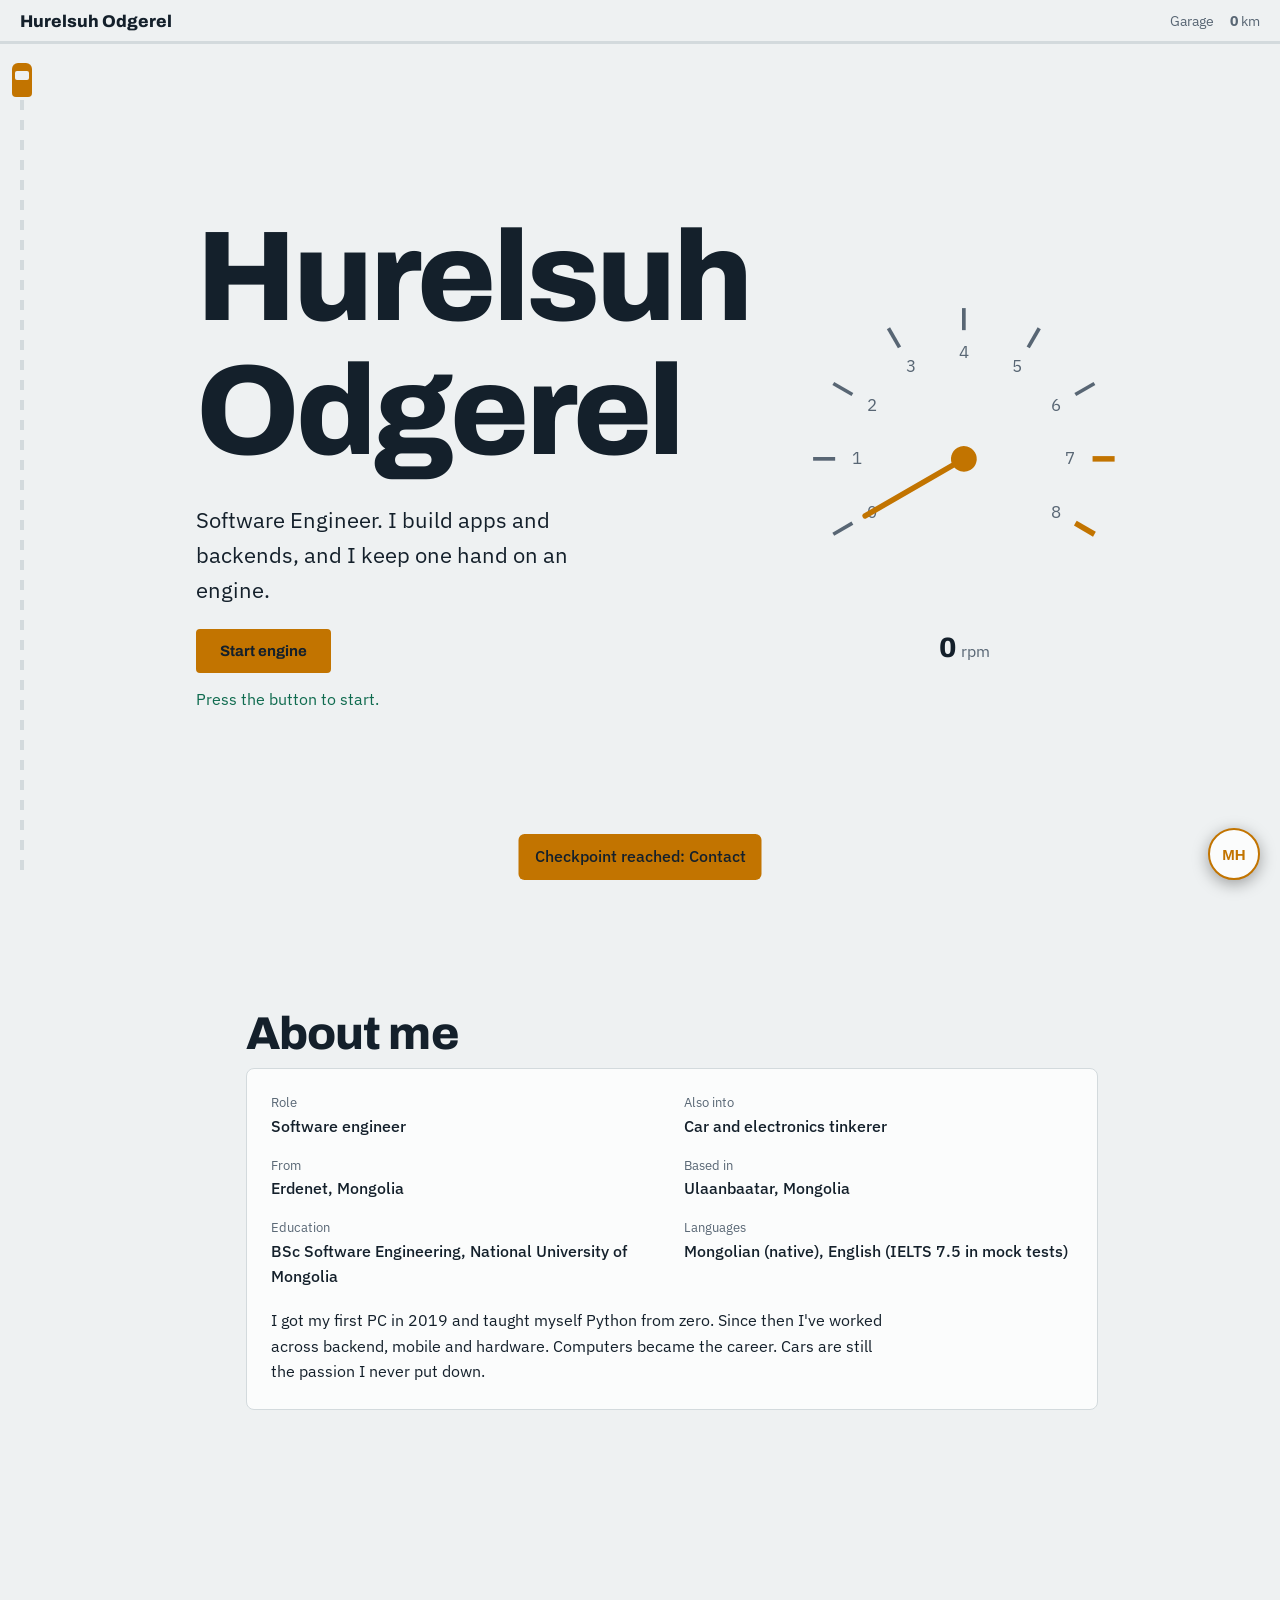
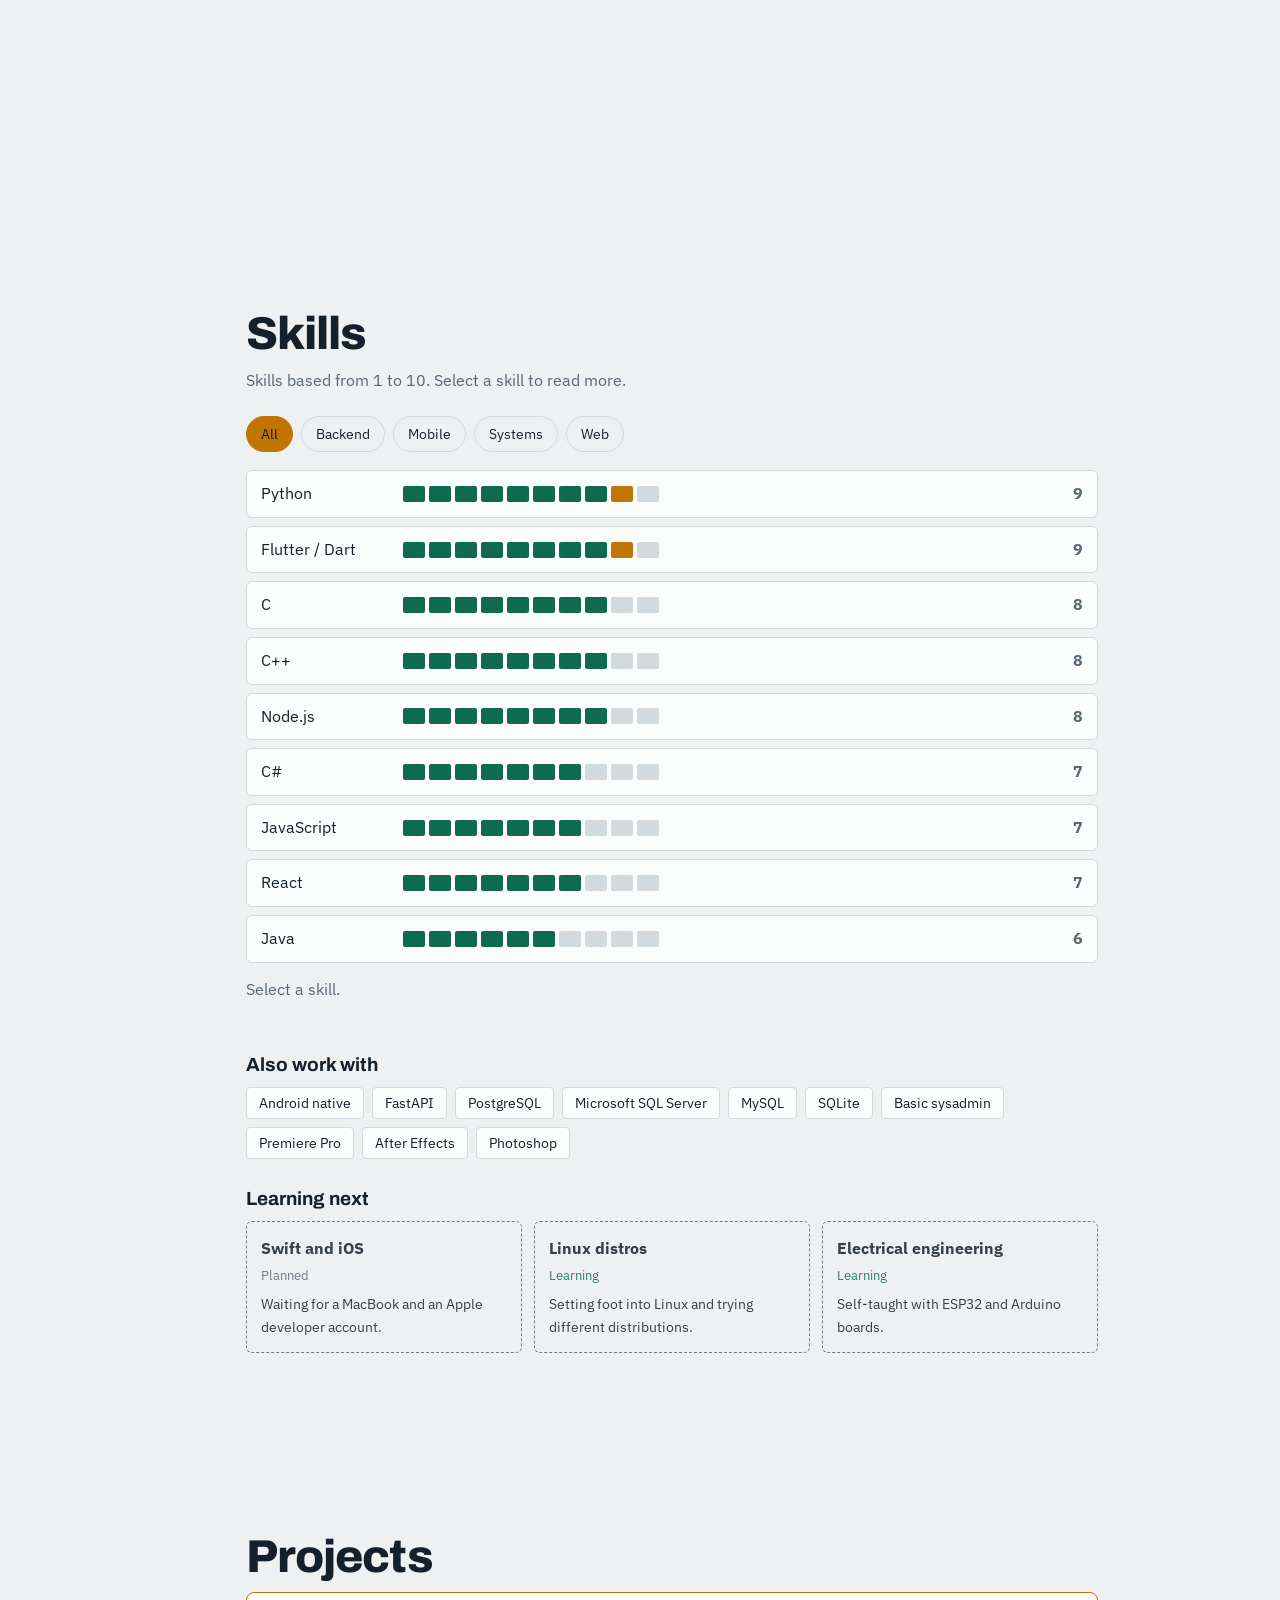
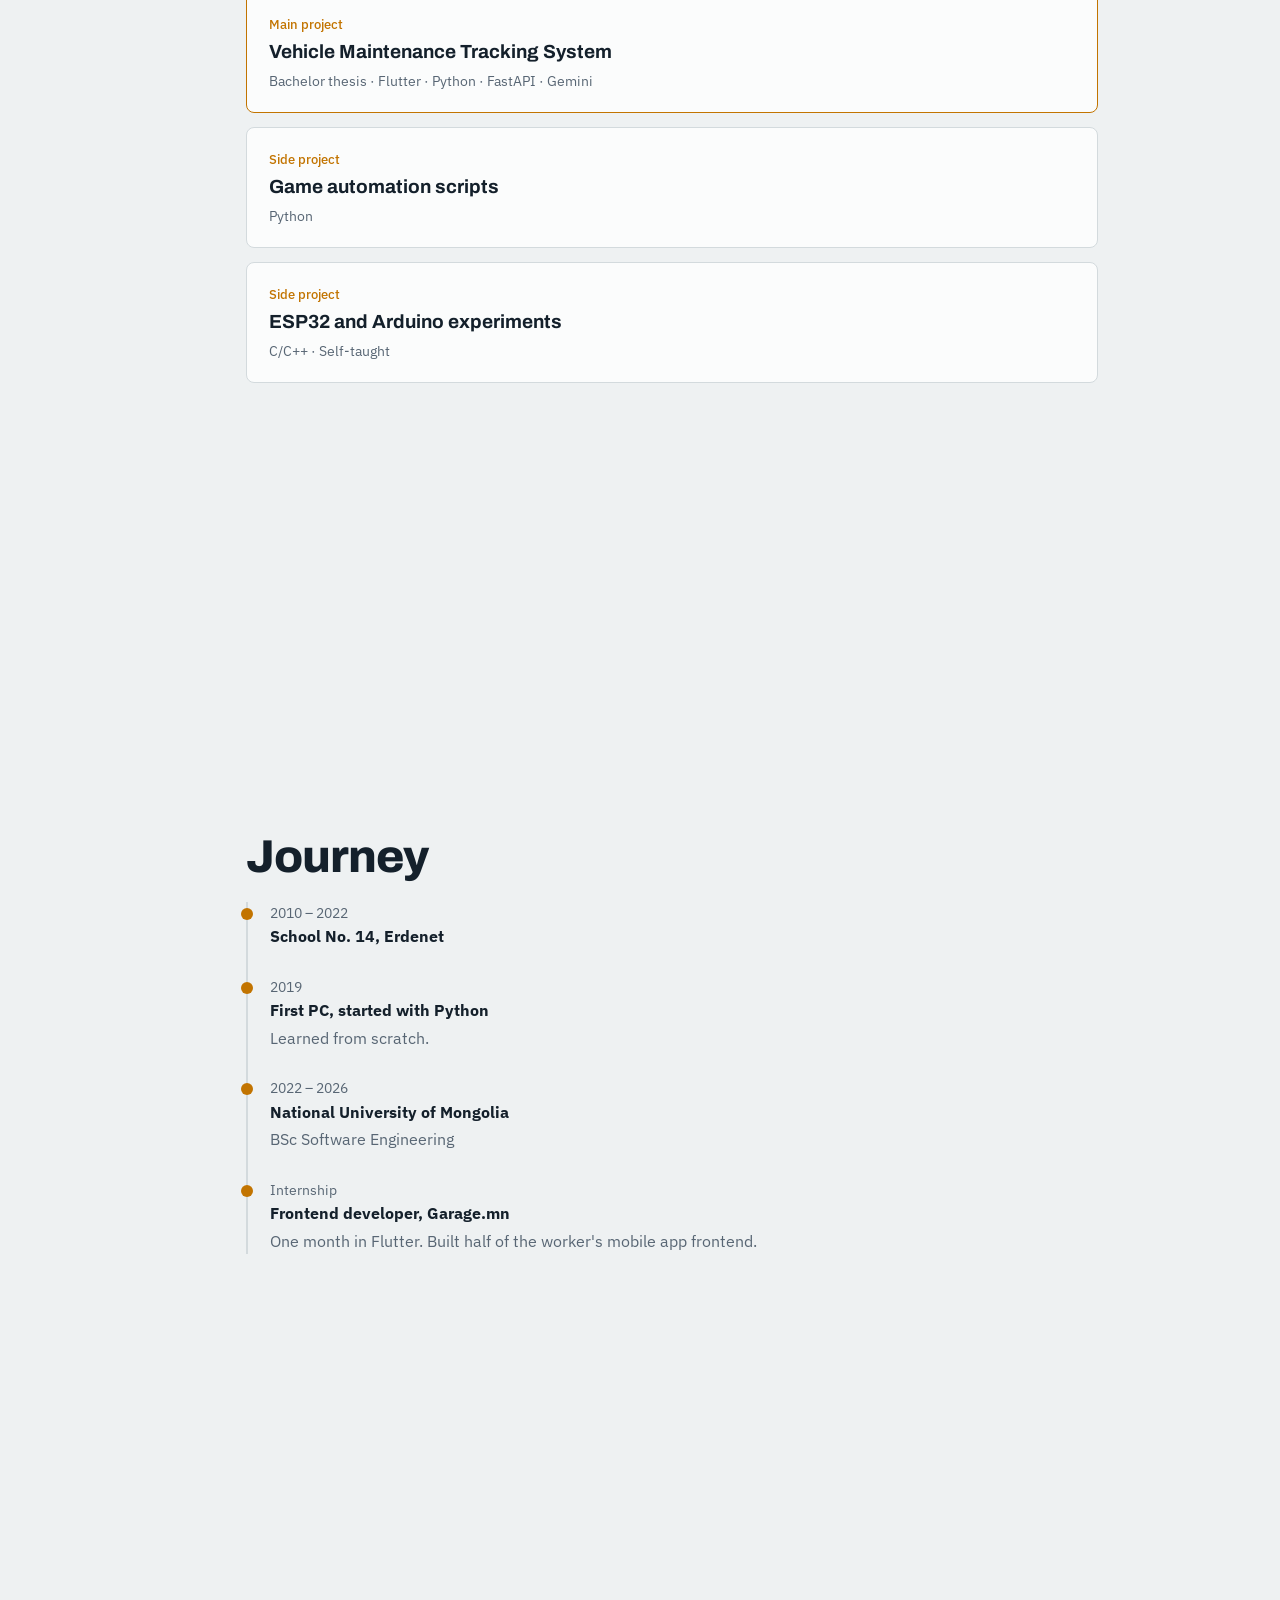
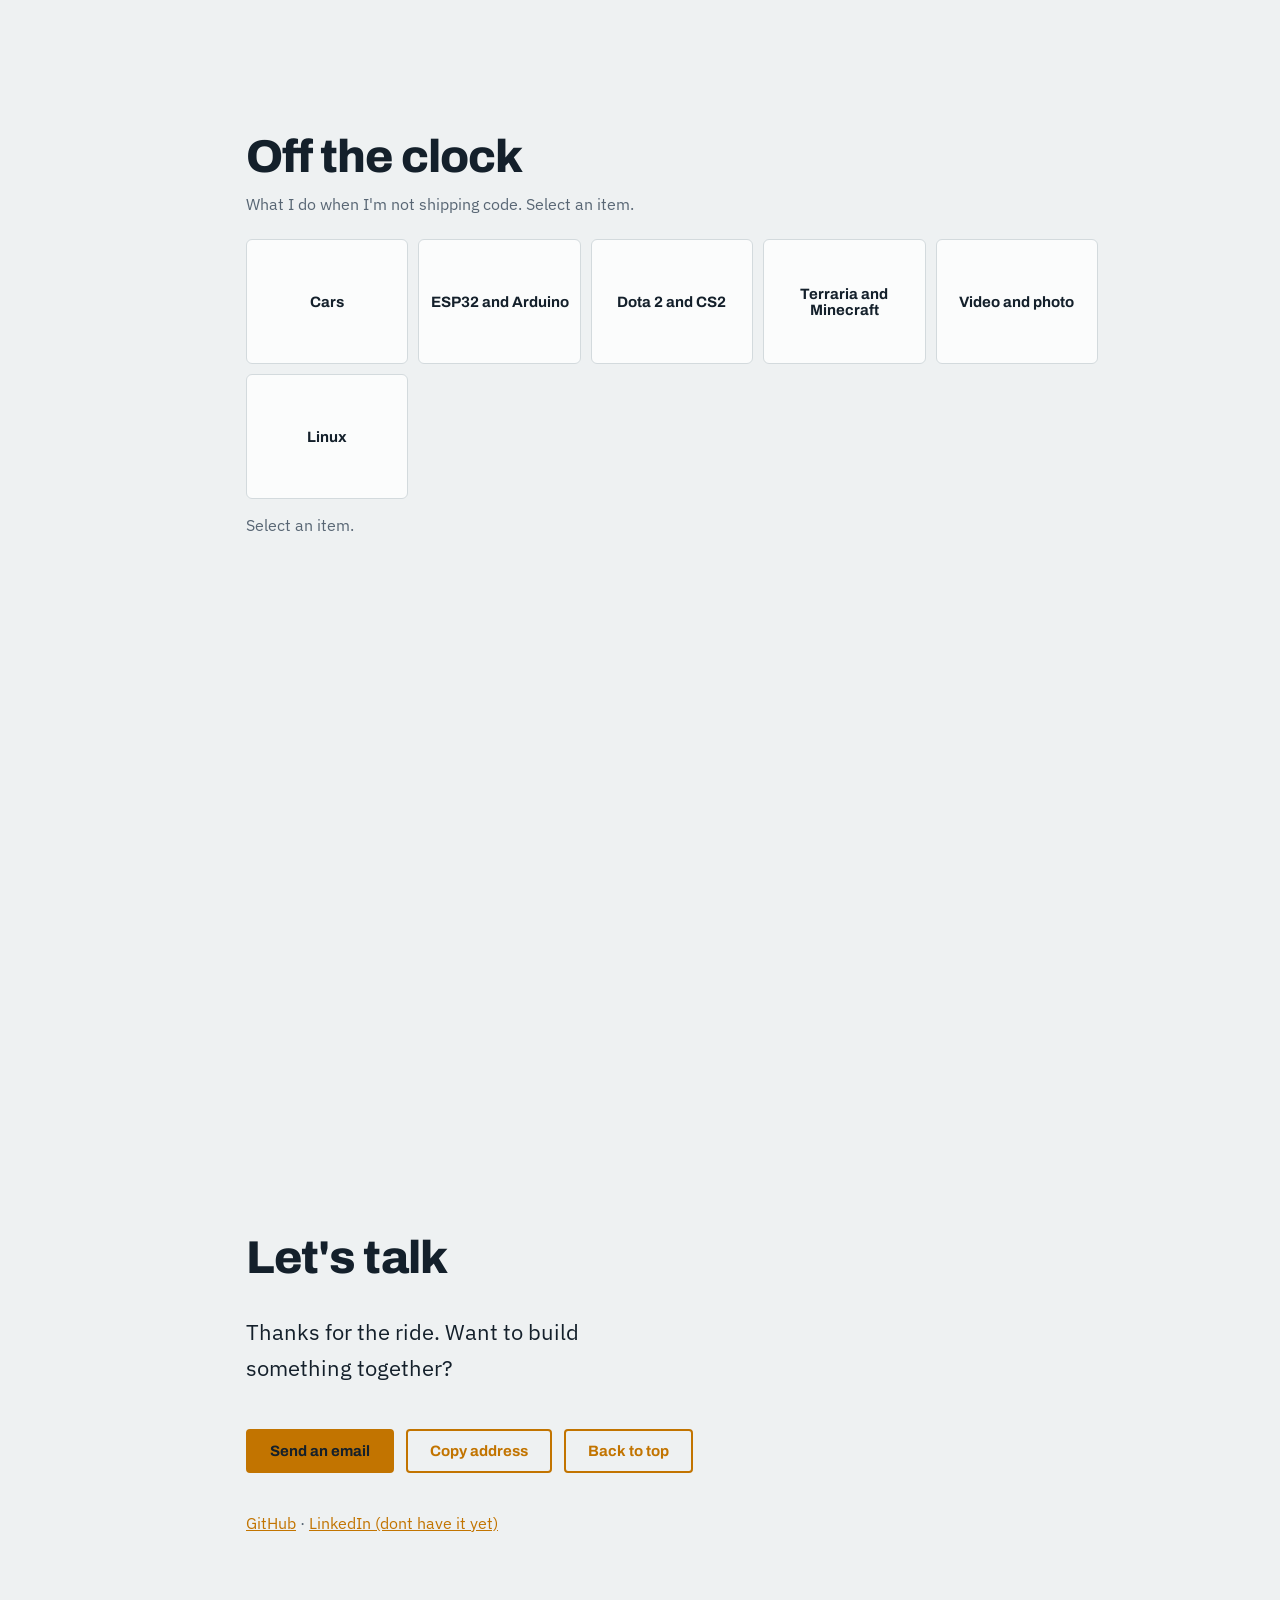
<file: CV/index.html>
<!DOCTYPE html>
<html lang="en">
<head>
<meta charset="utf-8">
<meta name="viewport" content="width=device-width, initial-scale=1, viewport-fit=cover">
<title>Hurelsuh Odgerel – Software Engineer</title>
<meta name="description" content="Hurelsuh Odgerel, software engineer from Mongolia. Python, Flutter, C/C++ and a love of cars.">
<link rel="icon" href="data:image/svg+xml,%3Csvg xmlns='http://www.w3.org/2000/svg' viewBox='0 0 100 100'%3E%3Ctext y='.9em' font-size='90'%3E🛠️%3C/text%3E%3C/svg%3E">
<link rel="preconnect" href="https://fonts.googleapis.com">
<link rel="stylesheet" href="https://fonts.googleapis.com/css2?family=Archivo:wght@500;700;800&family=IBM+Plex+Sans:wght@400;500&display=swap">
<link rel="stylesheet" href="style.css">
</head>
<body>

<header class="hud">
  <a class="hud-name" href="#start">Hurelsuh Odgerel</a>
  <div class="hud-info"><span id="stageName" data-dyn>Garage</span><span><b id="km">0</b> km</span></div>
  <div class="hud-bar"><i id="bar"></i></div>
</header>
<div class="road" aria-hidden="true"><div class="car"></div></div>
<div class="toast" id="toast" data-dyn role="status" aria-live="polite"></div>

<main>
<!-- STAGE 0 -->
<section id="start" class="stage hero" data-stage="Garage" data-xp="0">
  <div class="hero-text">
    <h1>Hurelsuh<br>Odgerel</h1>
    <p class="lead">Software Engineer. I build apps and backends, and I keep one hand on an engine.</p>
    <button class="btn" id="startBtn">Start engine</button>
    <p class="hint" id="hint" data-dyn>Press the button to start.</p>
  </div>
  <figure class="tach">
    <svg viewBox="0 0 200 200" role="img" aria-label="Tachometer">
      <g id="ticks"></g>
      <g id="needle"><line x1="100" y1="100" x2="100" y2="38" /><circle cx="100" cy="100" r="7"/></g>
    </svg>
    <figcaption><b id="rpm">0</b> rpm</figcaption>
  </figure>
</section>

<!-- STAGE 1 -->
<section id="profile" class="stage" data-stage="About me" data-xp="100">
  <h2>About me</h2>
  <div class="card profile">
    <dl>
      <div><dt>Role</dt><dd>Software engineer</dd></div>
      <div><dt>Also into</dt><dd>Car and electronics tinkerer</dd></div>
      <div><dt>From</dt><dd>Erdenet, Mongolia</dd></div>
      <div><dt>Based in</dt><dd>Ulaanbaatar, Mongolia</dd></div>
      <div><dt>Education</dt><dd>BSc Software Engineering, National University of Mongolia</dd></div>
      <div><dt>Languages</dt><dd>Mongolian (native), English (IELTS 7.5 in mock tests)</dd></div>
    </dl>
    <p>I got my first PC in 2019 and taught myself Python from zero. Since then I've worked across backend, mobile and hardware. Computers became the career. Cars are still the passion I never put down.</p>
  </div>
</section>

<!-- STAGE 2 -->
<section id="skills" class="stage" data-stage="Skills" data-xp="100">
  <h2>Skills</h2>
  <p class="sub">Skills based from 1 to 10. Select a skill to read more.</p>
  <div class="filters" id="filters" role="group" aria-label="Filter skills"></div>
  <div class="skills" id="skillList"></div>
  <p class="info" id="skillInfo" data-dyn aria-live="polite">Select a skill.</p>

  <h3>Also work with</h3>
  <div class="chips" id="unlocked"></div>

  <h3>Learning next</h3>
  <div class="locks">
    <div class="lock"><b>Swift and iOS</b><span>Planned</span><p>Waiting for a MacBook and an Apple developer account.</p></div>
    <div class="lock prog"><b>Linux distros</b><span>Learning</span><p>Setting foot into Linux and trying different distributions.</p></div>
    <div class="lock prog"><b>Electrical engineering</b><span>Learning</span><p>Self-taught with ESP32 and Arduino boards.</p></div>
  </div>
</section>

<!-- STAGE 3 -->
<section id="quests" class="stage" data-stage="Projects" data-xp="100">
  <h2>Projects</h2>
  <article class="quest main">
    <button class="q-head" aria-expanded="false">
      <span class="tag">Main project</span>
      <h3>Vehicle Maintenance Tracking System</h3>
      <span class="stack">Bachelor thesis · Flutter · Python · FastAPI · Gemini</span>
    </button>
    <div class="q-body">
      <p>Every car gets a unique ID, and workshops record verified services on it, so owners always know what was done and what needs fixing.</p>
      <ul>
        <li>Reminders for oil, tires and other parts, based on the mileage of the last workshop service.</li>
        <li>Photo scan of a broken part: it finds the OEM number, estimates the price and lists workshops that stock it.</li>
        <li>The image goes to Gemini Flash as base64 with detailed custom instructions, and comes back as structured JSON.</li>
        <li>Flutter app and FastAPI backend, both built by me. Not on the Play Store.</li>
      </ul>
      <div class="shot">Add screenshots or a demo video here: put files in /assets and swap this box for an img tag.</div>
    </div>
  </article>
  <article class="quest">
    <button class="q-head" aria-expanded="false">
      <span class="tag">Side project</span>
      <h3>Game automation scripts</h3>
      <span class="stack">Python</span>
    </button>
    <div class="q-body"><p>When a game gets repetitive and boring, I write a script to do the grinding for me.</p></div>
  </article>
  <article class="quest">
    <button class="q-head" aria-expanded="false">
      <span class="tag">Side project</span>
      <h3>ESP32 and Arduino experiments</h3>
      <span class="stack">C/C++ · Self-taught</span>
    </button>
    <div class="q-body">
      <p>Early-stage electronics, learning on my own. Try the board:</p>
      <div class="board">
        <i class="led" id="led"></i>
        <code id="code">digitalWrite(LED, LOW);</code>
        <button class="btn small" id="ledBtn">Toggle LED</button>
      </div>
    </div>
  </article>
</section>

<!-- STAGE 4 -->
<section id="log" class="stage" data-stage="Journey" data-xp="100">
  <h2>Journey</h2>
  <ol class="timeline">
    <li><time>2010 – 2022</time><b>School No. 14, Erdenet</b></li>
    <li><time>2019</time><b>First PC, started with Python</b><p>Learned from scratch.</p></li>
    <li><time>2022 – 2026</time><b>National University of Mongolia</b><p>BSc Software Engineering</p></li>
    <li><time>Internship</time><b>Frontend developer, Garage.mn</b><p>One month in Flutter. Built half of the worker's mobile app frontend.</p></li>
  </ol>
</section>

<!-- STAGE 5 -->
<section id="garage" class="stage" data-stage="Off the clock" data-xp="100">
  <h2>Off the clock</h2>
  <p class="sub">What I do when I'm not shipping code. Select an item.</p>
  <div class="slots" id="slots"></div>
  <p class="info" id="slotInfo" data-dyn aria-live="polite">Select an item.</p>
</section>

<!-- STAGE 6 -->
<section id="finish" class="stage finish" data-stage="Contact" data-xp="100">
  <h2>Let's talk</h2>
  <p class="lead">Thanks for the ride. Want to build something together?</p>
  <div class="cta">
    <a class="btn" href="mailto:gpublic478@gmail.com">Send an email</a>
    <button class="btn ghost" id="copyBtn">Copy address</button>
    <button class="btn ghost" id="replay">Back to top</button>
  </div>
  <p class="links"><a href="https://github.com/KhurelsukhOdgerel">GitHub</a> · <a href="#">LinkedIn (dont have it yet)</a></p>
  <!-- TODO: replace the two "#" links with your GitHub and LinkedIn URLs -->
</section>
</main>

<button class="lang" id="lang" aria-label="Switch language">МН</button>
<script src="script.js"></script>
</body>
</html>
</file>
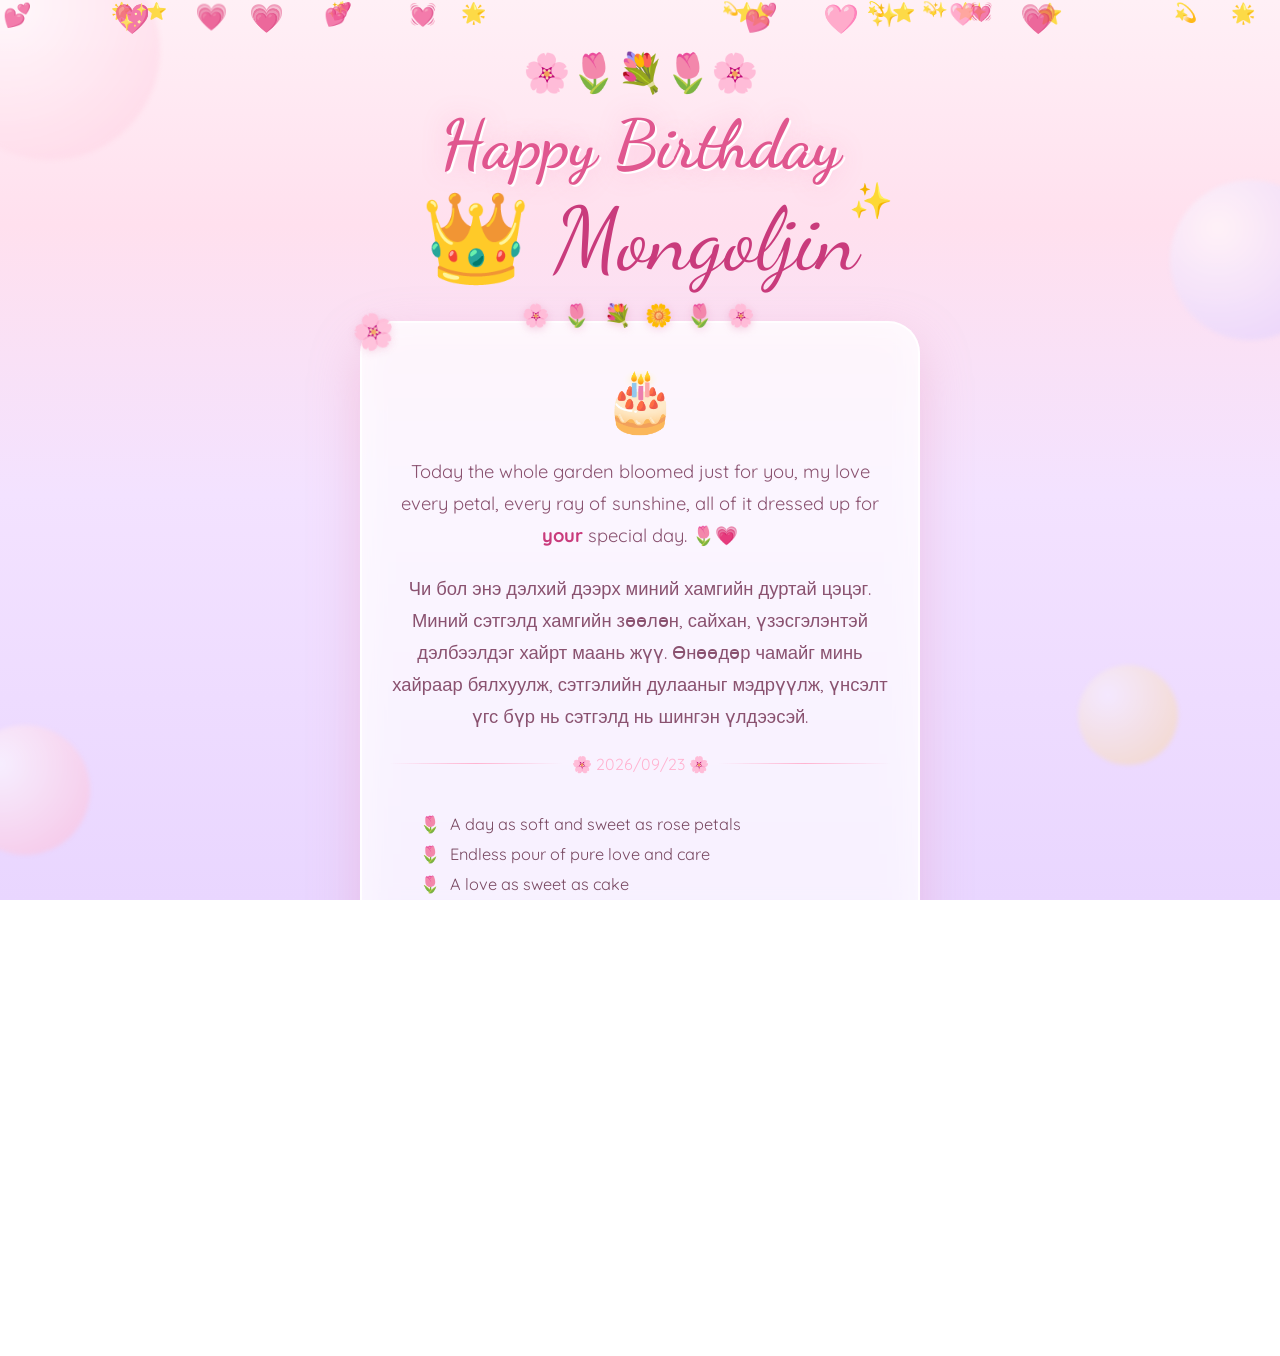
<file: happy-birthday-ababa.html>
<!DOCTYPE html>
<html lang="en">
<head>
<meta charset="UTF-8">
<meta name="viewport" content="width=device-width, initial-scale=1, viewport-fit=cover">
<title>Happy Birthday Mongoljin 🎀</title>
<link rel="preconnect" href="https://fonts.googleapis.com">
<link rel="preconnect" href="https://fonts.gstatic.com" crossorigin>
<link href="https://fonts.googleapis.com/css2?family=Dancing+Script:wght@600;700&family=Quicksand:wght@400;500;600;700&display=swap" rel="stylesheet">
<style>
  :root{
    --pink-1:#ffe3ef;
    --pink-2:#ffc9de;
    --pink-3:#ffb3d1;
    --lav-1:#e9dcff;
    --lav-2:#d9c4ff;
    --white:#fffafc;
    --gold:#ffd166;
    --text:#7a4a63;
    padding-top: env(safe-area-inset-top, 0px);
    padding-bottom: env(safe-area-inset-bottom, 0px);
    box-sizing: border-box;
  }
  *{ box-sizing: border-box; }
  html,body{
    height:100%;
    margin:0;
    font-family:'Quicksand', sans-serif;
    color:var(--text);
    overflow-x:hidden;
    background: linear-gradient(180deg, #fff0f6 0%, #ffe0ee 25%, #f3e2ff 55%, #e9d6ff 100%);
  }

  /* floating dreamy blobs */
  .blob{
    position:fixed;
    border-radius:50%;
    filter:blur(2px);
    opacity:0.55;
    z-index:0;
    animation: float 14s ease-in-out infinite;
  }
  .blob1{ width:220px;height:220px; background:radial-gradient(circle at 30% 30%, #fff, var(--pink-2)); top:-60px; left:-60px; animation-duration:16s;}
  .blob2{ width:160px;height:160px; background:radial-gradient(circle at 30% 30%, #fff, var(--lav-2)); top:20%; right:-50px; animation-duration:12s; animation-delay:1s;}
  .blob3{ width:130px;height:130px; background:radial-gradient(circle at 30% 30%, #fff, var(--pink-3)); bottom:5%; left:-40px; animation-duration:18s; animation-delay:2s;}
  .blob4{ width:100px;height:100px; background:radial-gradient(circle at 30% 30%, #fff, var(--gold)); bottom:15%; right:8%; opacity:0.35; animation-duration:10s;}

  @keyframes float{
    0%,100%{ transform: translateY(0px) translateX(0px) scale(1); }
    50%{ transform: translateY(-25px) translateX(15px) scale(1.05); }
  }

  /* sparkles */
  .sparkle{
    position:fixed;
    pointer-events:none;
    color:var(--gold);
    font-size:14px;
    z-index:1;
    animation: sparkle-fall linear infinite, sparkle-spin 3s linear infinite;
    opacity:0.9;
  }
  @keyframes sparkle-fall{
    0%{ transform: translateY(-10vh); opacity:0; }
    10%{ opacity:1; }
    90%{ opacity:1; }
    100%{ transform: translateY(110vh); opacity:0; }
  }
  @keyframes sparkle-spin{
    from{ filter: hue-rotate(0deg); }
    to{ filter: hue-rotate(30deg); }
  }

  /* hearts drifting */
  .heart{
    position:fixed;
    pointer-events:none;
    z-index:1;
    font-size:20px;
    opacity:0.75;
    animation: heart-rise linear infinite;
  }
  @keyframes heart-rise{
    0%{ transform: translateY(10vh) translateX(0) rotate(0deg); opacity:0;}
    10%{ opacity:0.85;}
    50%{ transform: translateY(-40vh) translateX(20px) rotate(15deg); }
    100%{ transform: translateY(-110vh) translateX(-10px) rotate(-10deg); opacity:0;}
  }

  /* falling flower petals */
  .petal{
    position:fixed;
    top:-40px;
    pointer-events:none;
    z-index:1;
    font-size:18px;
    opacity:0.85;
    animation: petal-fall linear infinite;
  }
  @keyframes petal-fall{
    0%{ transform: translateY(0) translateX(0) rotate(0deg); opacity:0; }
    8%{ opacity:0.9; }
    50%{ transform: translateY(50vh) translateX(30px) rotate(180deg); }
    92%{ opacity:0.9; }
    100%{ transform: translateY(105vh) translateX(-25px) rotate(360deg); opacity:0; }
  }

  main{
    position:relative;
    z-index:2;
    min-height:100%;
    display:flex;
    flex-direction:column;
    align-items:center;
    justify-content:flex-start;
    padding: 48px 20px 70px;
    text-align:center;
  }

  .ribbon-top{
    font-size:38px;
    margin-bottom:6px;
    animation: sway 3s ease-in-out infinite;
  }
  @keyframes sway{
    0%,100%{ transform: rotate(-6deg); }
    50%{ transform: rotate(6deg); }
  }

  .title{
    font-family:'Dancing Script', cursive;
    font-size: clamp(2.4rem, 8vw, 4.2rem);
    color:#e0578f;
    text-shadow: 2px 2px 0 #fff, 0 0 25px rgba(255,182,213,0.8);
    margin: 6px 0 0;
    line-height:1.1;
  }

  .name{
    font-family:'Dancing Script', cursive;
    font-size: clamp(2.8rem, 10vw, 5.5rem);
    color:#c93b7c;
    margin: 4px 0 18px;
    position:relative;
    display:inline-block;
  }
  .name::after{
    content:"✨";
    position:absolute;
    right:-34px;
    top:-6px;
    font-size:0.4em;
    animation: twinkle 1.6s ease-in-out infinite;
  }
  @keyframes twinkle{
    0%,100%{ opacity:1; transform:scale(1); }
    50%{ opacity:0.4; transform:scale(1.3); }
  }

  .card{
    background: rgba(255,255,255,0.65);
    backdrop-filter: blur(10px);
    border: 2px solid rgba(255,255,255,0.9);
    border-radius: 32px;
    padding: 38px 28px 32px;
    max-width: 560px;
    width:100%;
    box-shadow: 0 20px 50px rgba(230,140,180,0.35), inset 0 0 40px rgba(255,255,255,0.6);
    margin-top: 10px;
    position:relative;
  }

  .garland{
    position:absolute;
    top:-22px;
    left:0;
    right:0;
    text-align:center;
    font-size:22px;
    letter-spacing:4px;
    filter: drop-shadow(0 2px 4px rgba(230,140,180,0.4));
  }

  .corner-bloom{
    position:absolute;
    font-size:34px;
    opacity:0.9;
    filter: drop-shadow(0 2px 4px rgba(230,140,180,0.3));
  }
  .corner-bloom.tl{ top:-14px; left:-10px; transform: rotate(-15deg); }
  .corner-bloom.br{ bottom:-14px; right:-10px; transform: rotate(160deg); }

  .cake{
    font-size:60px;
    margin-bottom: 10px;
    display:inline-block;
    animation: bounce 2.4s ease-in-out infinite;
  }
  @keyframes bounce{
    0%,100%{ transform: translateY(0); }
    50%{ transform: translateY(-10px); }
  }

  .message{
    font-size: 1.15rem;
    line-height:1.75;
    color:#8a5270;
    margin: 10px 0 20px;
  }
  .message strong{ color:#c93b7c; }

  .wish-list{
    text-align:left;
    display:inline-block;
    margin: 12px auto 8px;
    padding:0;
    list-style:none;
    font-size:1.02rem;
  }
  .wish-list li{
    margin: 10px 0;
    padding-left: 30px;
    position:relative;
  }
  .wish-list li::before{
    content:"🌷";
    position:absolute;
    left:0;
    top:0;
  }

  .divider{
    display:flex;
    align-items:center;
    gap:10px;
    margin: 18px 0;
    color:var(--pink-3);
  }
  .divider::before, .divider::after{
    content:"";
    flex:1;
    height:1px;
    background: linear-gradient(90deg, transparent, #ffb3d1, transparent);
  }

  .signature{
    font-family:'Dancing Script', cursive;
    font-size:1.8rem;
    color:#c93b7c;
    margin-top: 14px;
  }

  .balloons{
    margin-top: 26px;
    font-size: 2.2rem;
    display:flex;
    gap:16px;
    justify-content:center;
  }
  .balloons span{
    display:inline-block;
    animation: bob 3s ease-in-out infinite;
  }
  .balloons span:nth-child(2){ animation-delay:0.4s; }
  .balloons span:nth-child(3){ animation-delay:0.8s; }
  .balloons span:nth-child(4){ animation-delay:1.2s; }
  @keyframes bob{
    0%,100%{ transform: translateY(0) rotate(-3deg); }
    50%{ transform: translateY(-14px) rotate(3deg); }
  }

  .btn{
    margin-top: 28px;
    background: linear-gradient(135deg, #ffb3d1, #d9c4ff);
    border:none;
    color:#fff;
    font-family:'Quicksand', sans-serif;
    font-weight:700;
    font-size:1rem;
    padding: 14px 30px;
    border-radius: 999px;
    cursor:pointer;
    box-shadow: 0 10px 25px rgba(217,140,190,0.5);
    transition: transform 0.2s ease, box-shadow 0.2s ease;
  }
  .btn:hover{
    transform: translateY(-3px) scale(1.03);
    box-shadow: 0 14px 30px rgba(217,140,190,0.6);
  }

  .surprise{
    margin-top: 18px;
    font-size:1.05rem;
    color:#c93b7c;
    min-height: 1.4em;
    font-weight:600;
    opacity:0;
    transition: opacity 0.5s ease;
  }
  .surprise.show{ opacity:1; }

  footer{
    position:relative;
    z-index:2;
    text-align:center;
    padding: 10px 20px 30px;
    font-size:0.85rem;
    color:#b17a9a;
  }

  /* view transitions */
  .view{
    transition: opacity 0.6s ease, transform 0.6s ease;
  }
  .view.fade-out{
    opacity:0;
    transform: scale(0.96);
    pointer-events:none;
  }
  .view.hidden{
    display:none;
  }

  /* wish / quote page */
  .wish-page{
    position:relative;
    z-index:2;
    min-height:100%;
    display:flex;
    flex-direction:column;
    align-items:center;
    justify-content:center;
    padding: 60px 20px;
    text-align:center;
    opacity:0;
    transform: scale(0.96);
  }
  .wish-page.showing{
    opacity:1;
    transform: scale(1);
  }

  .wish-card{
    background: rgba(255,255,255,0.7);
    backdrop-filter: blur(10px);
    border: 2px solid rgba(255,255,255,0.9);
    border-radius: 36px;
    padding: 46px 30px 38px;
    max-width: 520px;
    width:100%;
    box-shadow: 0 20px 55px rgba(230,140,180,0.4), inset 0 0 40px rgba(255,255,255,0.6);
    position:relative;
  }

  .wish-crown{
    font-size:44px;
    animation: bounce 2.4s ease-in-out infinite;
    display:inline-block;
    margin-bottom: 6px;
  }

  .wish-label{
    font-family:'Dancing Script', cursive;
    font-size:1.6rem;
    color:#c93b7c;
    margin: 4px 0 18px;
  }

  .wish-quote{
    font-family:'Dancing Script', cursive;
    font-size: clamp(1.7rem, 6vw, 2.4rem);
    line-height:1.35;
    color:#c93b7c;
    margin: 10px 0 24px;
    min-height: 3.4em;
    display:flex;
    align-items:center;
    justify-content:center;
  }

  .wish-garland{
    font-size:20px;
    letter-spacing:6px;
    margin-bottom: 10px;
    opacity:0.9;
  }

  .wish-actions{
    display:flex;
    gap:12px;
    justify-content:center;
    flex-wrap:wrap;
    margin-top: 10px;
  }

  .btn-outline{
    margin-top: 10px;
    background: transparent;
    border: 2px solid #e0a8c4;
    color:#c93b7c;
    font-family:'Quicksand', sans-serif;
    font-weight:700;
    font-size:0.95rem;
    padding: 12px 26px;
    border-radius: 999px;
    cursor:pointer;
    transition: transform 0.2s ease, background 0.2s ease;
  }
  .btn-outline:hover{
    transform: translateY(-3px) scale(1.03);
    background: rgba(255,255,255,0.5);
  }

  @media (prefers-color-scheme: dark){
    :root:not([data-theme="light"]){
      --text:#4a2c3d;
    }
  }
</style>
</head>
<body>

  <div class="blob blob1"></div>
  <div class="blob blob2"></div>
  <div class="blob blob3"></div>
  <div class="blob blob4"></div>

  <div id="sparkles"></div>
  <div id="hearts"></div>
  <div id="petals"></div>

  <main class="view" id="birthdayView">
    <div class="ribbon-top">🌸🌷💐🌷🌸</div>
    <h1 class="title">Happy Birthday</h1>
    <div class="name">👑 Mongoljin</div>

    <div class="card">
      <div class="corner-bloom tl">🌸</div>
      <div class="corner-bloom br">🌷</div>
      <div class="garland">🌸 🌷 💐 🌼 🌷 🌸</div>
      <div class="cake">🎂</div>
      <p class="message">
        Today the whole garden bloomed just for you, my love every petal, every ray of sunshine,
        all of it dressed up for <strong>your</strong> special day. 🌷💗
      </p>
      <p class="message">
        Чи бол энэ дэлхий дээрх миний хамгийн дуртай цэцэг. Миний сэтгэлд хамгийн зөөлөн, сайхан, үзэсгэлэнтэй дэлбээлдэг хайрт маань жүү.
        Өнөөдөр чамайг минь хайраар бялхуулж, сэтгэлийн дулааныг мэдрүүлж, үнсэлт үгс бүр нь сэтгэлд нь шингэн үлдээсэй.
      </p>

      <div class="divider">🌸 2026/09/23 🌸</div>

      <ul class="wish-list">
        <li>A day as soft and sweet as rose petals</li>
        <li>Endless pour of pure love and care</li>
        <li>A love as sweet as cake</li>
        <li>A year that blooms even more beautifully than the last</li>
        <li>To always, always know how loved you are by me 🩷</li>
      </ul>

      <div class="balloons">
        <span>🌸</span><span>🌷</span><span>💐</span><span>🌹</span><span>🌼</span>
      </div>

      <button class="btn" onclick="showWishPage()">Make a wish 🌷</button>

      <p class="signature">forever only yours 💌</p>
    </div>
  </main>

  <div class="wish-page view hidden" id="wishView">
    <div class="wish-card">
      <div class="corner-bloom tl">🌷</div>
      <div class="corner-bloom br">🌸</div>
      <div class="wish-garland">🌸 🌷 💐 🌷 🌸</div>
      <div class="wish-crown">🌷</div>
      <div class="wish-label">a little wish for you</div>
      <div class="wish-quote" id="wishQuote"></div>
      <div class="wish-actions">
        <button class="btn" onclick="showWishPage()">Another wish 🌸</button>
        <button class="btn-outline" onclick="showBirthdayPage()">Back to the party 🎀</button>
      </div>
    </div>
  </div>

  <footer id="pageFooter">blooming with love, made just for you 🌸🩷🌷</footer>

<script>
  const surprises = [
    "I love you more than words could ever say 💕",
    "You make ordinary days feel like something special 🩷",
    "Here's to another year of us, better than ever 💐",
    "You are the best part of my everyday life 💖",
    "May every wish you make come true 🌟",
    "Loving you is the best decision i've ever made 💗",
    "You + me, always the best team and couple 🥰",
    "You make my heart so incredibly happy 🩷",
    "My favorite place is wherever you are 💫",
    "You are the best thing that's ever happened to me 💝"
  ];

  const birthdayView = document.getElementById('birthdayView');
  const wishView = document.getElementById('wishView');
  const wishQuote = document.getElementById('wishQuote');

  function pickQuote(){
    wishQuote.textContent = surprises[Math.floor(Math.random()*surprises.length)];
  }

  function showWishPage(){
    pickQuote();
    if(wishView.classList.contains('hidden')){
      birthdayView.classList.add('fade-out');
      setTimeout(()=>{
        birthdayView.classList.add('hidden');
        wishView.classList.remove('hidden');
        void wishView.offsetWidth;
        wishView.classList.add('showing');
      }, 550);
    } else {
      wishView.classList.remove('showing');
      setTimeout(()=>{
        void wishView.offsetWidth;
        pickQuote();
        wishView.classList.add('showing');
      }, 350);
    }
  }

  function showBirthdayPage(){
    wishView.classList.remove('showing');
    setTimeout(()=>{
      wishView.classList.add('hidden');
      birthdayView.classList.remove('hidden');
      void birthdayView.offsetWidth;
      birthdayView.classList.remove('fade-out');
    }, 550);
  }

  function spawnSparkles(){
    const container = document.getElementById('sparkles');
    const glyphs = ['✨','⭐','💫','🌟'];
    for(let i=0;i<18;i++){
      const s = document.createElement('div');
      s.className = 'sparkle';
      s.textContent = glyphs[Math.floor(Math.random()*glyphs.length)];
      s.style.left = Math.random()*100 + 'vw';
      s.style.animationDuration = (6 + Math.random()*8) + 's, 3s';
      s.style.animationDelay = (Math.random()*10) + 's, 0s';
      s.style.fontSize = (10 + Math.random()*14) + 'px';
      container.appendChild(s);
    }
  }

  function spawnHearts(){
    const container = document.getElementById('hearts');
    const glyphs = ['💖','💕','💗','🩷','💓'];
    for(let i=0;i<12;i++){
      const h = document.createElement('div');
      h.className = 'heart';
      h.textContent = glyphs[Math.floor(Math.random()*glyphs.length)];
      h.style.left = Math.random()*100 + 'vw';
      h.style.animationDuration = (8 + Math.random()*10) + 's';
      h.style.animationDelay = (Math.random()*12) + 's';
      h.style.fontSize = (16 + Math.random()*14) + 'px';
      container.appendChild(h);
    }
  }

  function spawnPetals(){
    const container = document.getElementById('petals');
    const glyphs = ['🌸','🌷','🌺','🌼','🌹'];
    for(let i=0;i<16;i++){
      const p = document.createElement('div');
      p.className = 'petal';
      p.textContent = glyphs[Math.floor(Math.random()*glyphs.length)];
      p.style.left = Math.random()*100 + 'vw';
      p.style.animationDuration = (9 + Math.random()*9) + 's';
      p.style.animationDelay = (Math.random()*14) + 's';
      p.style.fontSize = (14 + Math.random()*14) + 'px';
      container.appendChild(p);
    }
  }

  spawnSparkles();
  spawnHearts();
  spawnPetals();
</script>

</body>
</html>
</file>
<file: CV/style.css>
:root{--bg:#0e1216;--panel:#171d23;--line:#26313a;--ink:#e8eef0;--mute:#93a3ad;--amber:#f2a93b;--green:#3fc79b;--p:0;
box-sizing:border-box;padding-top:env(safe-area-inset-top,0px);padding-bottom:env(safe-area-inset-bottom,0px)}
@media (prefers-color-scheme:light){:root:not([data-theme="dark"]){--bg:#eef1f2;--panel:#fbfcfc;--line:#d3dadd;--ink:#14202b;--mute:#586674;--amber:#c27400;--green:#0f6b4f}}
:root[data-theme="light"]{--bg:#eef1f2;--panel:#fbfcfc;--line:#d3dadd;--ink:#14202b;--mute:#586674;--amber:#c27400;--green:#0f6b4f}
html{height:100%;scroll-behavior:smooth;scroll-padding-top:calc(60px + env(safe-area-inset-top,0px))}
*{box-sizing:border-box}
body{margin:0;background:var(--bg);color:var(--ink);font:400 16px/1.6 "IBM Plex Sans",system-ui,sans-serif}
h1,h2,h3{font-family:Archivo,"Helvetica Neue",Arial,sans-serif;margin:0;line-height:1.05}
h2{font-size:clamp(30px,5vw,46px);font-weight:800;letter-spacing:-.02em;margin-bottom:10px}
h3{font-size:19px;font-weight:700;margin:30px 0 12px}
a{color:var(--amber)}
:focus-visible{outline:2px solid var(--amber);outline-offset:3px}

.hud{position:fixed;top:0;left:0;right:0;z-index:20;display:flex;justify-content:space-between;align-items:center;gap:12px;padding:calc(10px + env(safe-area-inset-top,0px)) 20px 12px;background:color-mix(in srgb,var(--bg) 88%,transparent);backdrop-filter:blur(8px)}
.hud-name{font:800 17px Archivo,sans-serif;color:var(--ink);text-decoration:none}
.hud-info{display:flex;gap:16px;font-size:14px;color:var(--mute)}
.xp b{color:var(--amber)}
.hud-bar{position:absolute;left:0;right:0;bottom:0;height:3px;background:var(--line)}
.hud-bar i{display:block;height:100%;width:calc(var(--p)*100%);background:var(--amber)}

.road{position:fixed;left:20px;top:80px;bottom:24px;width:4px;background:repeating-linear-gradient(var(--line) 0 10px,transparent 10px 20px);z-index:5}
.car{position:absolute;left:50%;top:calc(var(--p)*100%);width:20px;height:34px;margin:-17px 0 0 -10px;background:var(--amber);border-radius:6px 6px 4px 4px}
.car::before{content:"";position:absolute;left:3px;right:3px;top:8px;height:9px;background:var(--bg);border-radius:2px}
@media (max-width:900px){.road{display:none}}

main{padding-left:64px}
@media (max-width:900px){main{padding-left:0}}
.stage{min-height:100vh;padding:110px 24px 70px;max-width:900px;margin:0 auto}
.sub{color:var(--mute);margin:0 0 22px}
.lead{font-size:clamp(18px,2.4vw,22px);max-width:34ch}

.hero{display:grid;grid-template-columns:1.1fr 1fr;gap:30px;align-items:center;max-width:1000px}
.hero h1{font-size:clamp(60px,12vw,128px);font-weight:800;letter-spacing:-.03em;margin-bottom:18px}
@media (max-width:760px){.hero{grid-template-columns:1fr}.tach{order:-1;max-width:260px}}
.btn{display:inline-block;font:700 15px Archivo,sans-serif;padding:12px 22px;border:2px solid var(--amber);background:var(--amber);color:#14202b;border-radius:4px;cursor:pointer;text-decoration:none}
.btn:hover{filter:brightness(1.1)}
.btn.ghost{background:transparent;color:var(--amber)}
.btn.small{padding:7px 14px;font-size:13px}
.hint{color:var(--green);margin-top:14px}
.tach{margin:0;text-align:center}
.tach svg{width:100%;max-width:380px}
.tach figcaption{color:var(--mute);margin-top:-18px}
.tach figcaption b{font:800 28px Archivo,sans-serif;color:var(--ink)}
#ticks line{stroke:var(--mute);stroke-width:2}
#ticks line.red{stroke:var(--amber);stroke-width:3}
#ticks text{fill:var(--mute);font-size:9px;text-anchor:middle}
#needle line{stroke:var(--amber);stroke-width:3;stroke-linecap:round}
#needle circle{fill:var(--amber)}
#needle{transform-origin:100px 100px}

.card{background:var(--panel);border:1px solid var(--line);border-radius:8px;padding:24px}
.profile dl{display:grid;grid-template-columns:1fr 1fr;gap:16px 24px;margin:0 0 18px}
.profile dt{color:var(--mute);font-size:13px}
.profile dd{margin:0;font-weight:500}
.profile p{margin:0;max-width:62ch}
@media (max-width:620px){.profile dl{grid-template-columns:1fr}}

.filters{display:flex;flex-wrap:wrap;gap:8px;margin-bottom:18px}
.filters button{background:transparent;color:var(--ink);border:1px solid var(--line);padding:6px 14px;border-radius:20px;cursor:pointer;font:inherit;font-size:14px}
.filters button[aria-pressed="true"]{background:var(--amber);border-color:var(--amber);color:#14202b}
.skills{display:grid;gap:8px}
.skill{display:grid;grid-template-columns:130px 1fr 30px;align-items:center;gap:12px;width:100%;text-align:left;background:var(--panel);border:1px solid var(--line);border-radius:6px;padding:10px 14px;color:var(--ink);font:inherit;cursor:pointer}
.skill[aria-pressed="true"]{border-color:var(--amber)}
.skill.hide{display:none}
.ticks{display:flex;gap:4px}
.ticks i{flex:1;max-width:22px;height:16px;background:var(--line);border-radius:2px;transition:background .25s}
.in .ticks i.on{background:var(--green);transition-delay:calc(var(--i)*60ms)}
.in .ticks i.on.hot{background:var(--amber)}
.skill b{text-align:right;color:var(--mute)}
.info{min-height:3em;color:var(--mute);margin:14px 0 0;max-width:62ch}
.chips{display:flex;flex-wrap:wrap;gap:8px}
.chips span{border:1px solid var(--line);background:var(--panel);padding:4px 12px;border-radius:4px;font-size:14px}
.locks{display:grid;grid-template-columns:repeat(auto-fit,minmax(220px,1fr));gap:12px}
.lock{border:1px dashed var(--mute);border-radius:6px;padding:14px;opacity:.85}
.lock b{display:block}
.lock span{font-size:13px;color:var(--mute)}
.lock.prog span{color:var(--green)}
.lock p{margin:6px 0 0;font-size:14px}

.quest{background:var(--panel);border:1px solid var(--line);border-radius:8px;margin-bottom:14px;overflow:hidden}
.quest.main{border-color:var(--amber)}
.q-head{display:block;width:100%;text-align:left;background:none;border:0;color:var(--ink);font:inherit;padding:18px 22px;cursor:pointer}
.q-head h3{margin:6px 0}
.tag{font-size:13px;color:var(--amber);font-weight:500}
.stack{color:var(--mute);font-size:14px}
.q-body{display:none;padding:0 22px 22px}
.quest.open .q-body{display:block}
.q-body ul{padding-left:18px;margin:10px 0}
.shot{border:1px dashed var(--mute);border-radius:6px;padding:26px 16px;color:var(--mute);font-size:14px;text-align:center}
.board{display:flex;align-items:center;gap:14px;flex-wrap:wrap;background:#0b3d2e;border-radius:6px;padding:16px;color:#e8eef0}
.board code{flex:1;min-width:180px}
.led{width:18px;height:18px;border-radius:50%;background:#3b4a44;transition:.15s}
.led.on{background:#ff4d3d;box-shadow:0 0 16px 4px #ff4d3d}

.timeline{list-style:none;margin:20px 0 0;padding:0 0 0 22px;border-left:2px solid var(--line)}
.timeline li{position:relative;margin-bottom:26px}
.timeline li::before{content:"";position:absolute;left:-29px;top:6px;width:12px;height:12px;border-radius:50%;background:var(--amber)}
.timeline time{display:block;color:var(--mute);font-size:14px}
.timeline p{margin:2px 0 0;color:var(--mute)}

.slots{display:grid;grid-template-columns:repeat(auto-fit,minmax(140px,1fr));gap:10px}
.slots button{aspect-ratio:1.3;background:var(--panel);border:1px solid var(--line);border-radius:6px;color:var(--ink);font:700 15px Archivo,sans-serif;cursor:pointer;padding:8px}
.slots button[aria-pressed="true"]{border-color:var(--amber);color:var(--amber)}

.finish{display:flex;flex-direction:column;justify-content:center}
.lead b{color:var(--amber)}
.cta{display:flex;flex-wrap:wrap;gap:12px;margin:22px 0}
.links{color:var(--mute)}

.toast{position:fixed;right:20px;bottom:calc(20px + env(safe-area-inset-bottom,0px));z-index:30;background:var(--amber);color:#14202b;font-weight:500;padding:10px 16px;border-radius:6px;transform:translateY(140%);transition:transform .35s}
.toast.show{transform:none}
@media (prefers-reduced-motion:reduce){html{scroll-behavior:auto}*{transition:none!important}}

html.locked,html.locked body{overflow:hidden}
.btn.nudge{animation:nudge .45s}
@keyframes nudge{20%{transform:translateX(-6px)}40%{transform:translateX(6px)}60%{transform:translateX(-4px)}80%{transform:translateX(4px)}}
.lang{position:fixed;right:20px;bottom:calc(20px + env(safe-area-inset-bottom,0px));z-index:25;width:52px;height:52px;border-radius:50%;border:2px solid var(--amber);background:var(--panel);color:var(--amber);font:800 15px Archivo,sans-serif;cursor:pointer;box-shadow:0 4px 16px rgba(0,0,0,.35)}
.toast{right:auto;left:50%;transform:translate(-50%,160%)}
.toast.show{transform:translate(-50%,0)}
</file>
